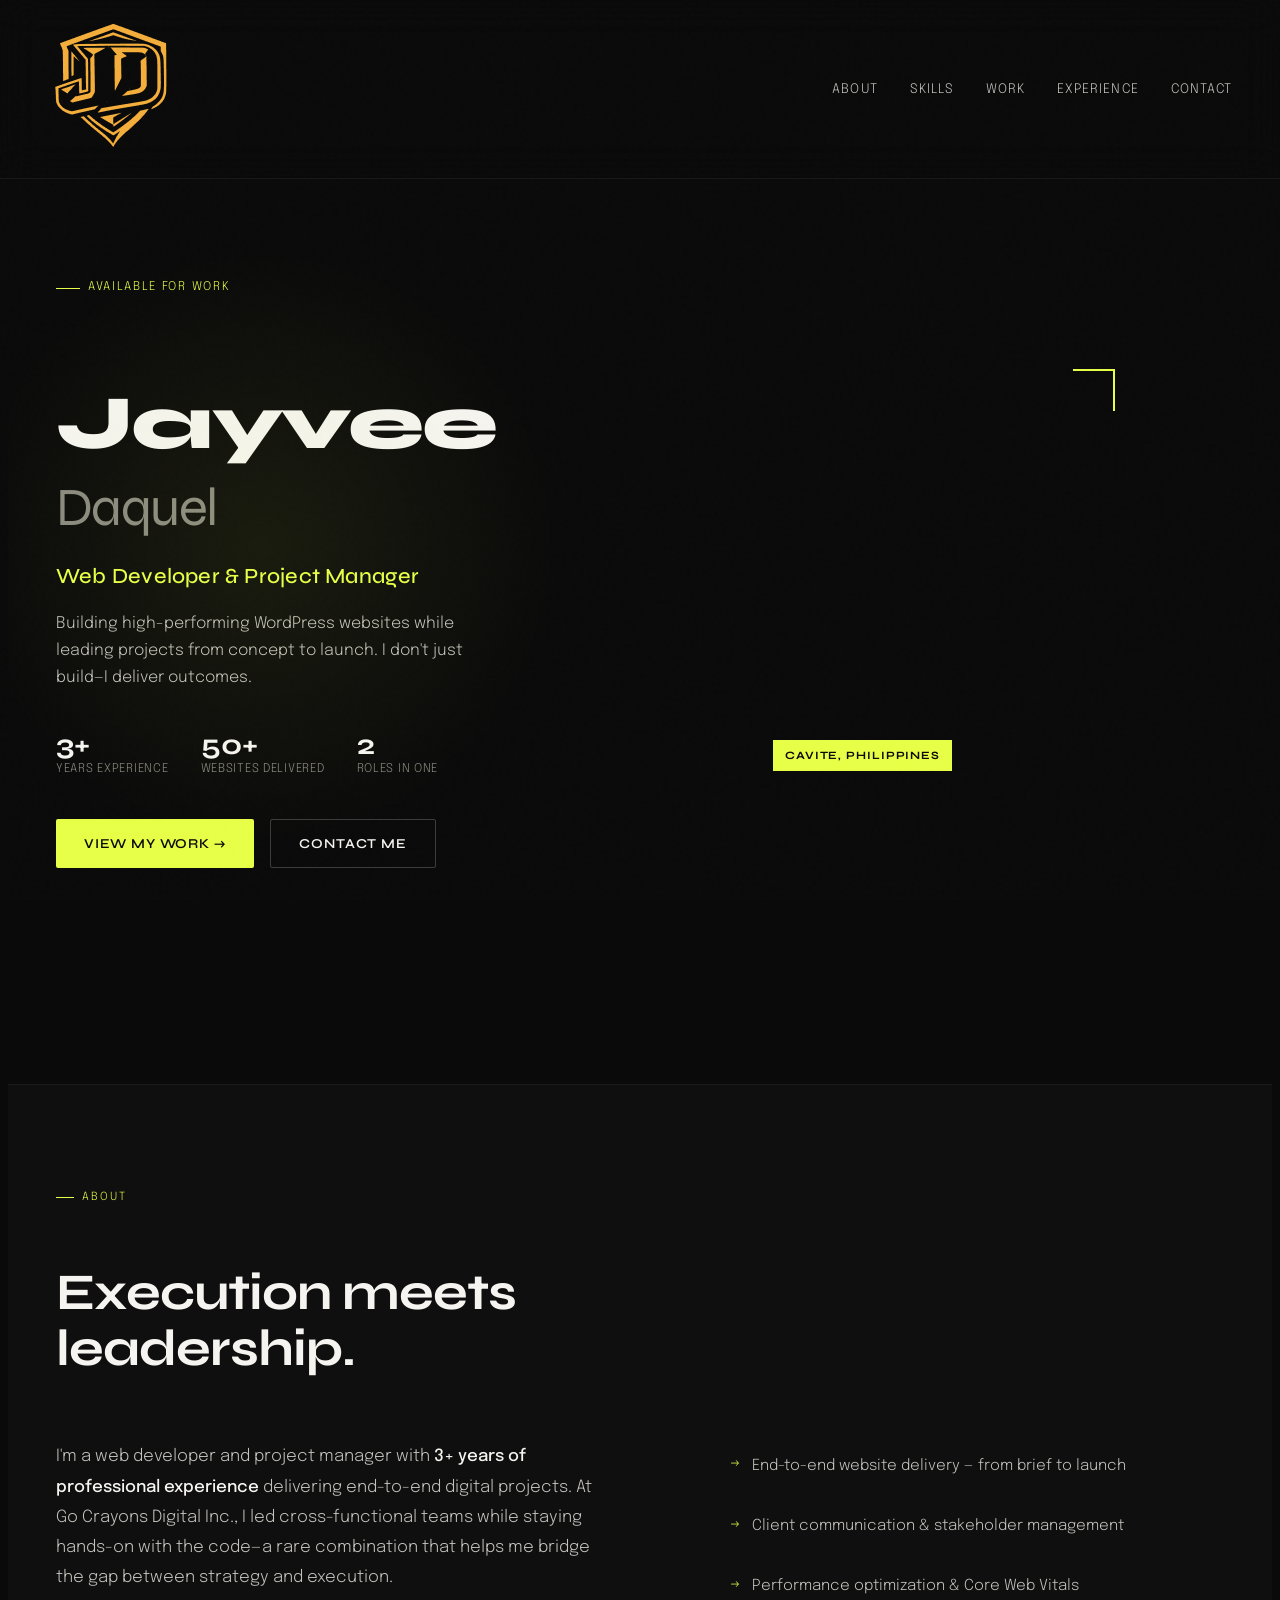
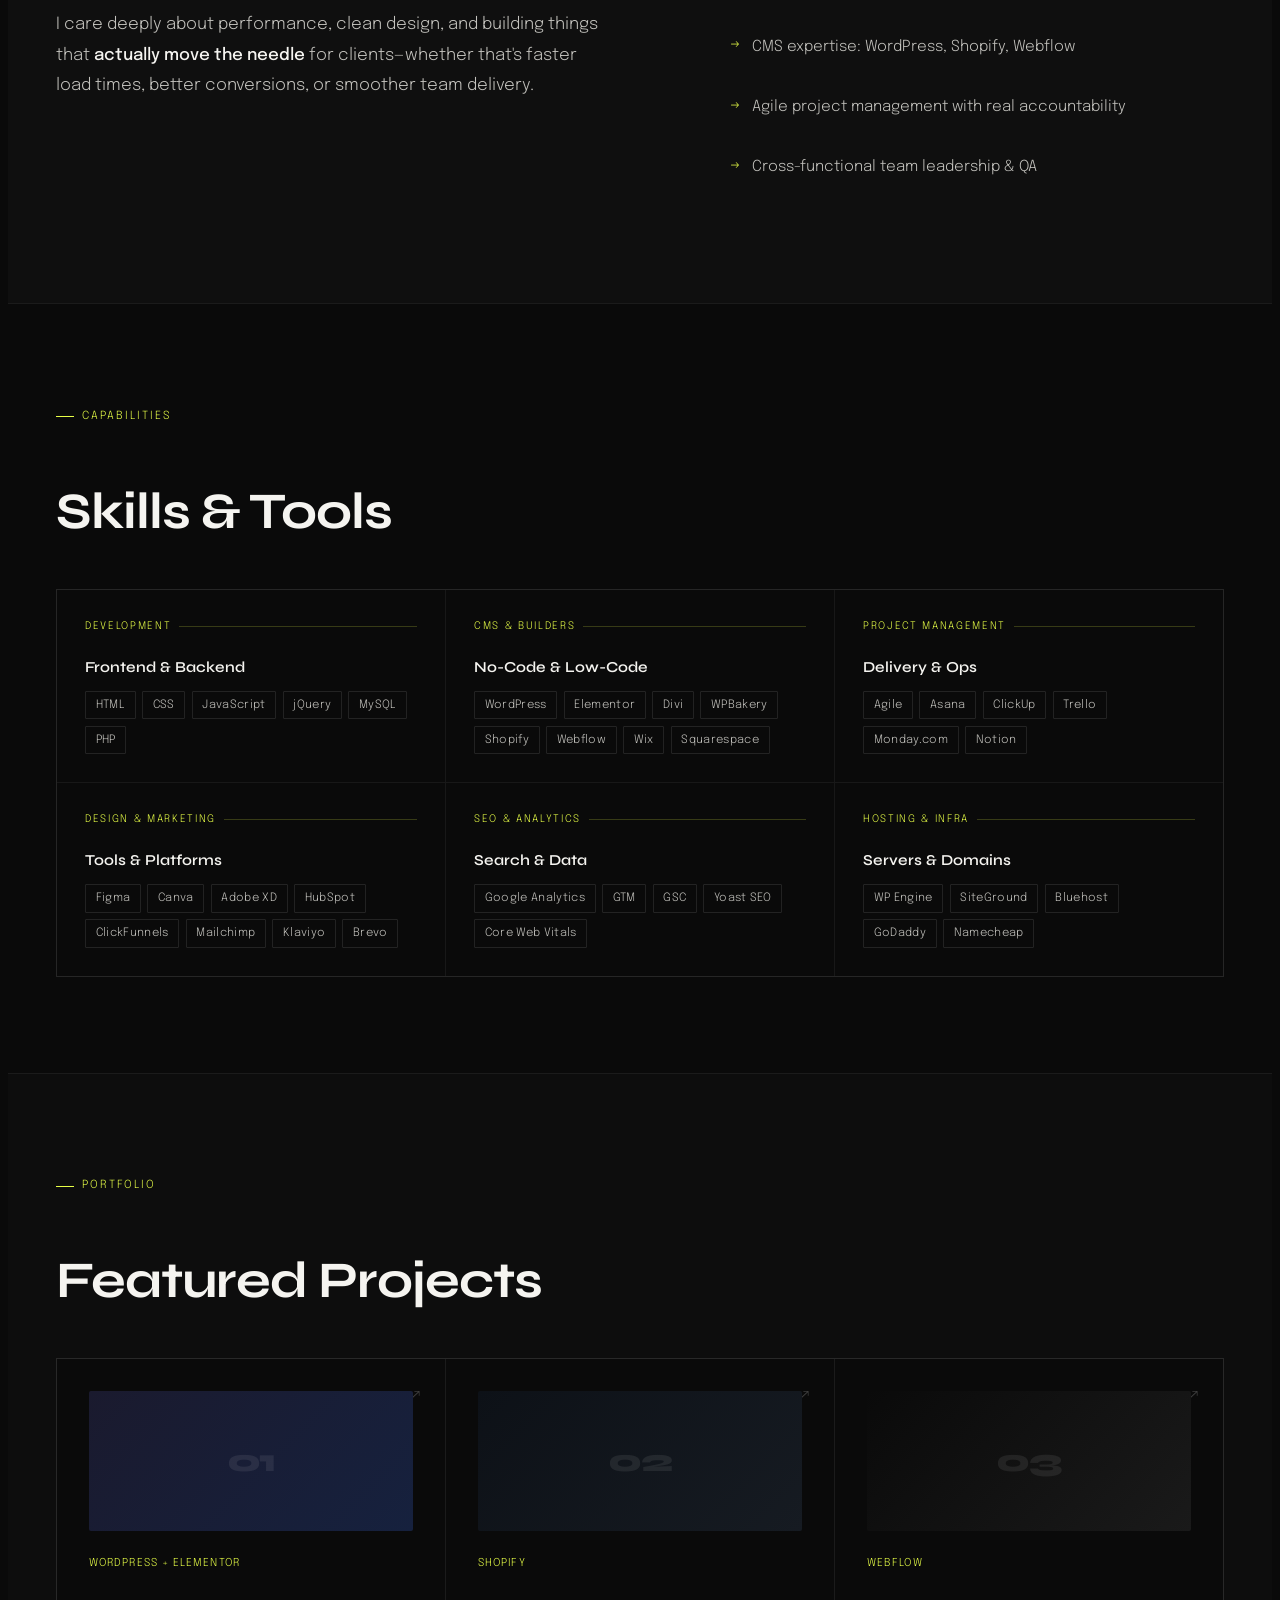
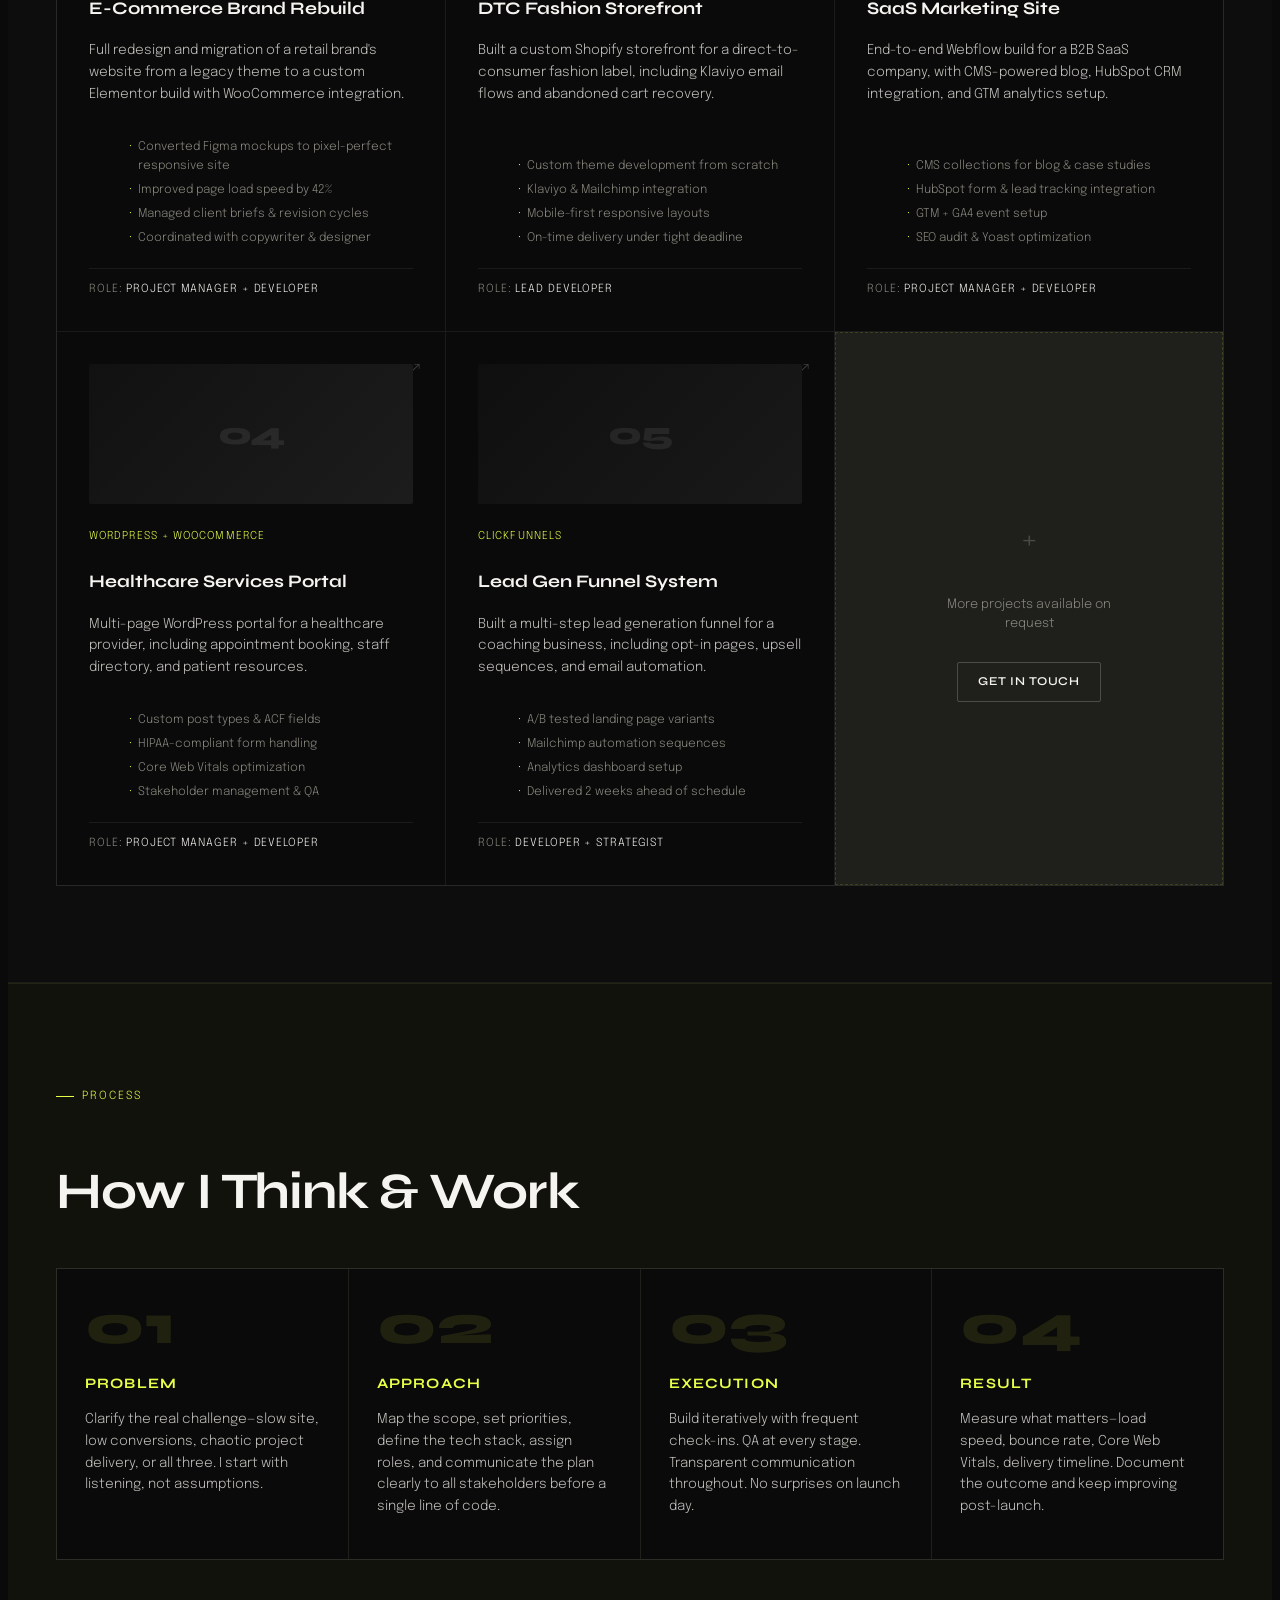
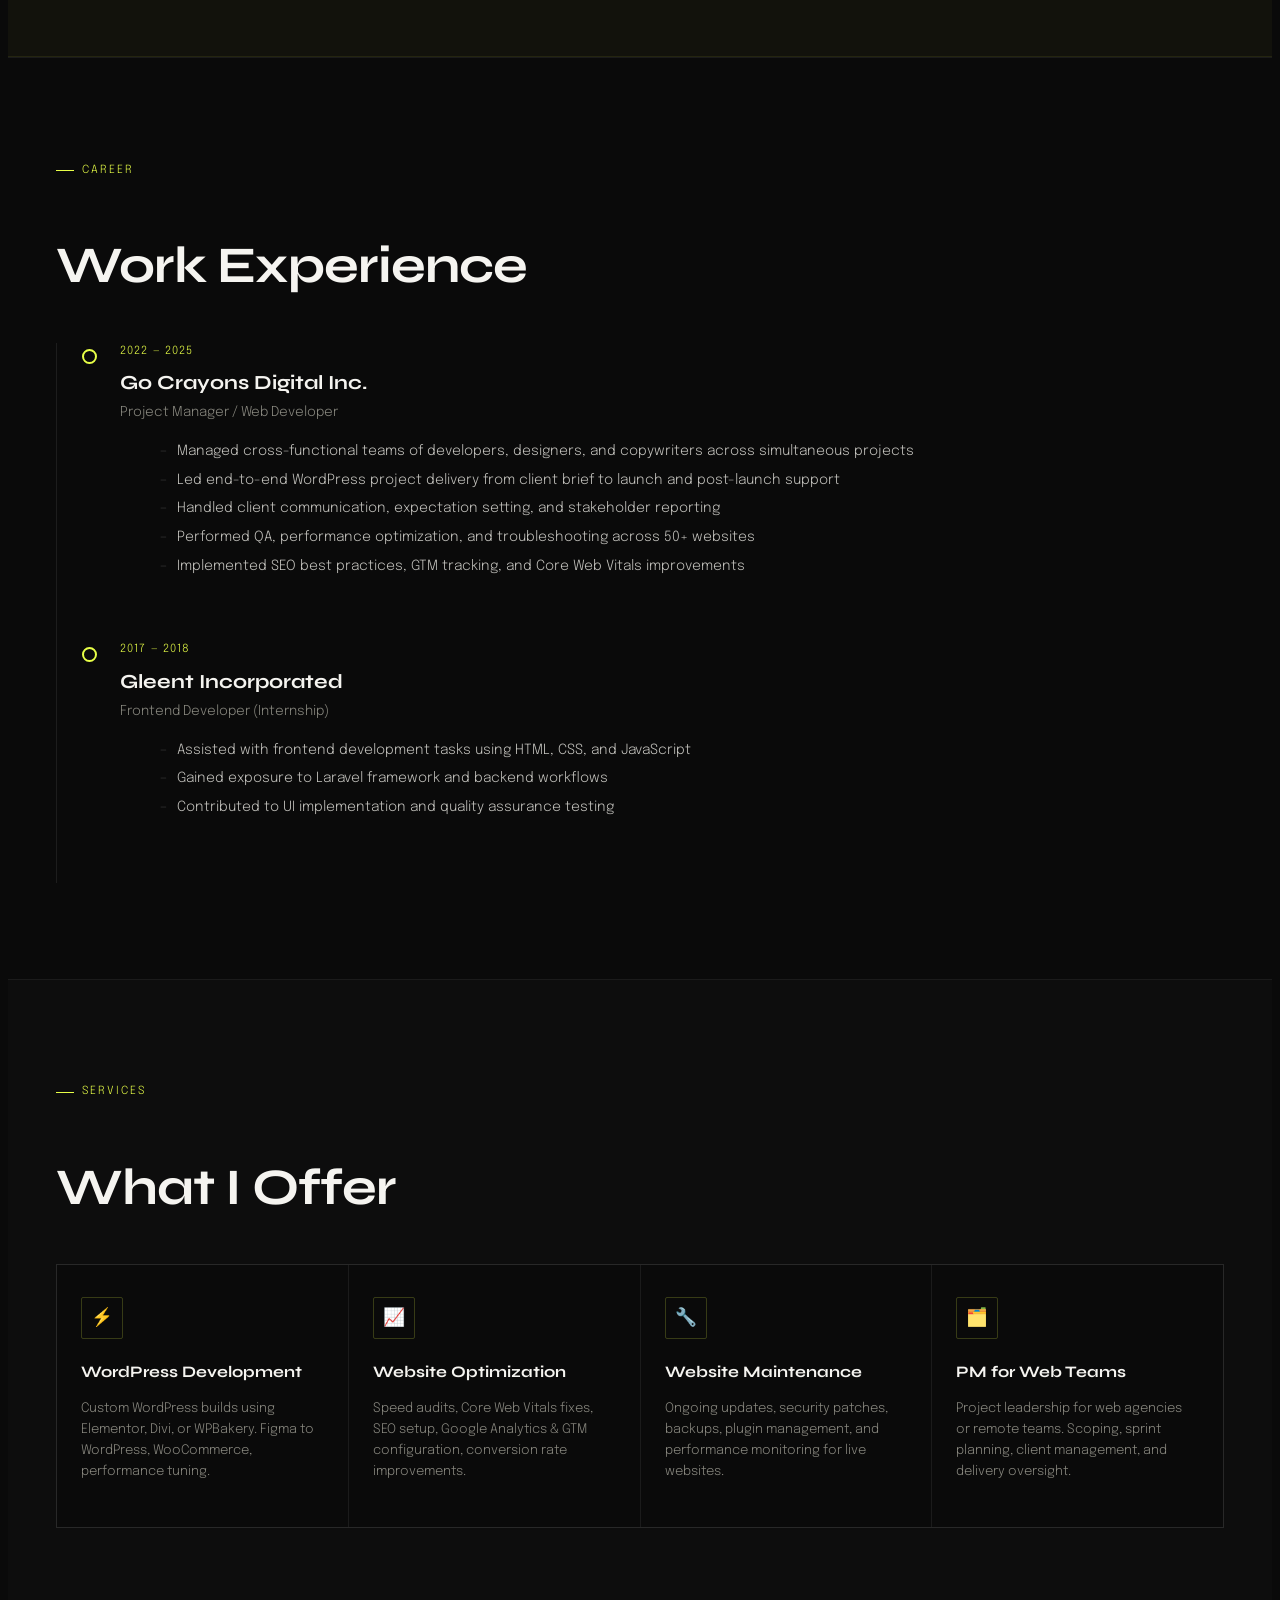
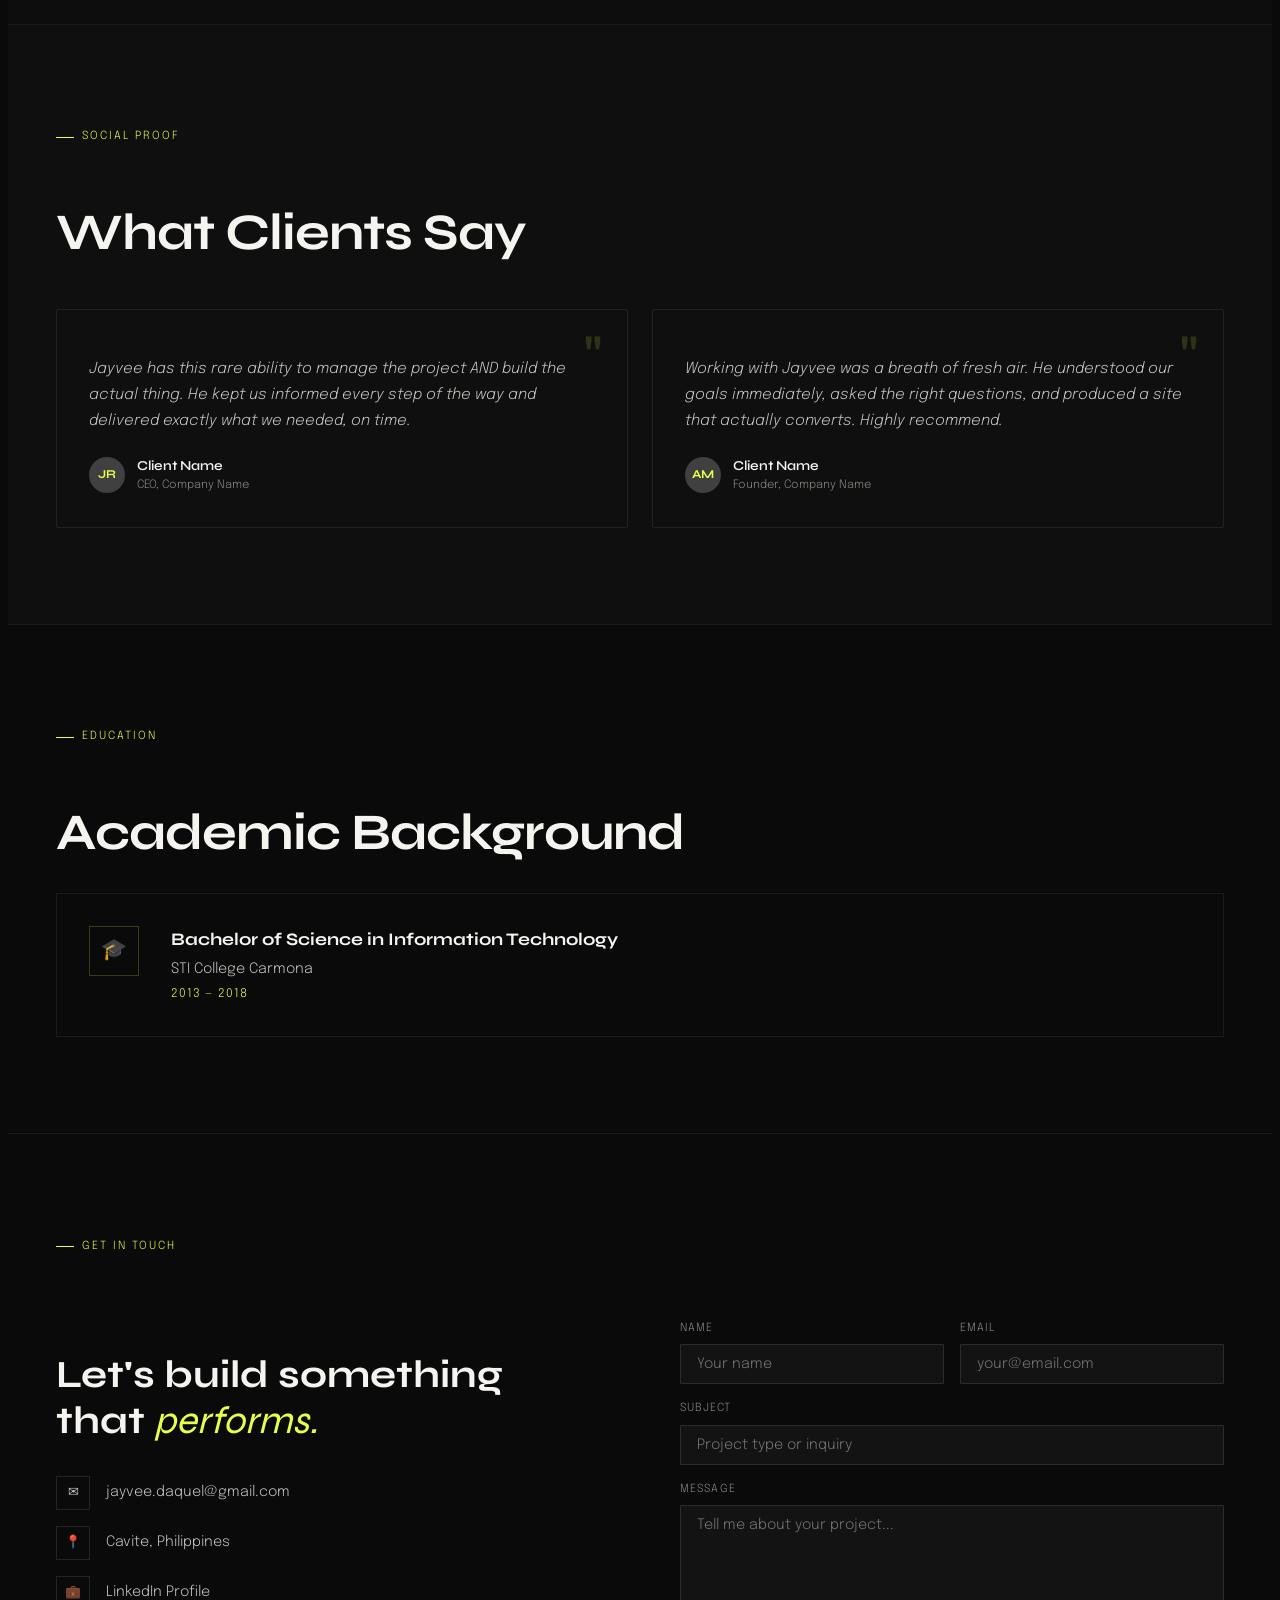
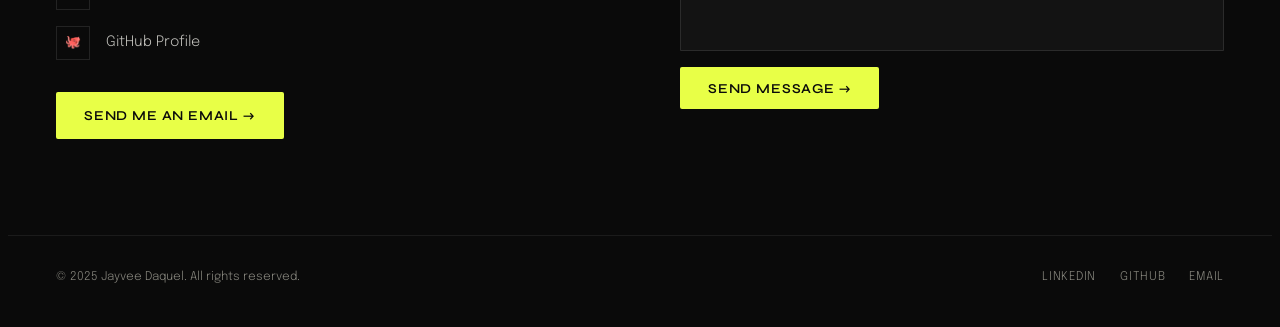
<file: index.html>
<!DOCTYPE html>
<html lang="en">
<head>
<meta charset="UTF-8">
<meta name="viewport" content="width=device-width, initial-scale=1.0">
<title>Jayvee Daquel — Web Developer & Project Manager</title>
<link rel="preconnect" href="https://fonts.googleapis.com">
<link rel="preconnect" href="https://fonts.gstatic.com" crossorigin>
<link href="https://fonts.googleapis.com/css2?family=Syne:wght@400;500;600;700;800&family=Epilogue:ital,wght@0,300;0,400;0,500;1,300&display=swap" rel="stylesheet">
<link rel="stylesheet" href="style.css">
</head>
<body>

<!-- NAV -->
<nav>
  <a href="#hero" class="nav-logo">
    <img src="uploads/logo-j.png">
  </a>
  <ul class="nav-links">
    <li><a href="#about">About</a></li>
    <li><a href="#skills">Skills</a></li>
    <li><a href="#projects">Work</a></li>
    <li><a href="#experience">Experience</a></li>
    <li><a href="#contact">Contact</a></li>
  </ul>
</nav>

<!-- HERO -->
<section id="hero">
  <div class="hero-left">
    <div class="hero-label">Available for work</div>
    <h1 class="hero-name">
      Jayvee<br>
      <span class="line2">Daquel</span>
    </h1>
    <p class="hero-headline">Web Developer &amp; Project Manager</p>
    <p class="hero-sub">Building high-performing WordPress websites while leading projects from concept to launch. I don't just build—I deliver outcomes.</p>
    <div class="hero-proof">
      <div class="proof-item">
        <div class="proof-num">3+</div>
        <div class="proof-label">Years Experience</div>
      </div>
      <div class="proof-item">
        <div class="proof-num">50+</div>
        <div class="proof-label">Websites Delivered</div>
      </div>
      <div class="proof-item">
        <div class="proof-num">2</div>
        <div class="proof-label">Roles in One</div>
      </div>
    </div>
    <div class="hero-ctas">
      <a href="#projects" class="btn btn-primary">View My Work →</a>
      <a href="#contact" class="btn btn-ghost">Contact Me</a>
    </div>
  </div>

  <div class="hero-visual">
    <div class="avatar-wrap">
      <div class="avatar-bg"></div>
        <img src="uploads/hero.jpg">
      <div class="avatar-tag">Cavite, Philippines</div>
      <div class="avatar-corner"></div>
    </div>
  </div>
</section>

<hr class="divider">

<!-- ABOUT -->
<section id="about">
  <div class="section-label">About</div>
  <h2 class="section-title">Execution meets<br>leadership.</h2>
  <div class="about-grid">
    <div class="about-text fade-up">
      <p>I'm a web developer and project manager with <strong>3+ years of professional experience</strong> delivering end-to-end digital projects. At Go Crayons Digital Inc., I led cross-functional teams while staying hands-on with the code—a rare combination that helps me bridge the gap between strategy and execution.</p>
      <p>I care deeply about performance, clean design, and building things that <strong>actually move the needle</strong> for clients—whether that's faster load times, better conversions, or smoother team delivery.</p>
    </div>
    <ul class="about-bullets fade-up">
      <li>End-to-end website delivery — from brief to launch</li>
      <li>Client communication & stakeholder management</li>
      <li>Performance optimization & Core Web Vitals</li>
      <li>CMS expertise: WordPress, Shopify, Webflow</li>
      <li>Agile project management with real accountability</li>
      <li>Cross-functional team leadership & QA</li>
    </ul>
  </div>
</section>

<hr class="divider">

<!-- SKILLS -->
<section id="skills">
  <div class="section-label">Capabilities</div>
  <h2 class="section-title">Skills &amp; Tools</h2>
  <div class="skills-grid">
    <div class="skill-card fade-up">
      <div class="skill-card-label">Development</div>
      <h4>Frontend &amp; Backend</h4>
      <div class="skill-tags">
        <span class="skill-tag">HTML</span>
        <span class="skill-tag">CSS</span>
        <span class="skill-tag">JavaScript</span>
        <span class="skill-tag">jQuery</span>
        <span class="skill-tag">MySQL</span>
        <span class="skill-tag">PHP</span>
      </div>
    </div>
    <div class="skill-card fade-up">
      <div class="skill-card-label">CMS &amp; Builders</div>
      <h4>No-Code &amp; Low-Code</h4>
      <div class="skill-tags">
        <span class="skill-tag">WordPress</span>
        <span class="skill-tag">Elementor</span>
        <span class="skill-tag">Divi</span>
        <span class="skill-tag">WPBakery</span>
        <span class="skill-tag">Shopify</span>
        <span class="skill-tag">Webflow</span>
        <span class="skill-tag">Wix</span>
        <span class="skill-tag">Squarespace</span>
      </div>
    </div>
    <div class="skill-card fade-up">
      <div class="skill-card-label">Project Management</div>
      <h4>Delivery &amp; Ops</h4>
      <div class="skill-tags">
        <span class="skill-tag">Agile</span>
        <span class="skill-tag">Asana</span>
        <span class="skill-tag">ClickUp</span>
        <span class="skill-tag">Trello</span>
        <span class="skill-tag">Monday.com</span>
        <span class="skill-tag">Notion</span>
      </div>
    </div>
    <div class="skill-card fade-up">
      <div class="skill-card-label">Design &amp; Marketing</div>
      <h4>Tools &amp; Platforms</h4>
      <div class="skill-tags">
        <span class="skill-tag">Figma</span>
        <span class="skill-tag">Canva</span>
        <span class="skill-tag">Adobe XD</span>
        <span class="skill-tag">HubSpot</span>
        <span class="skill-tag">ClickFunnels</span>
        <span class="skill-tag">Mailchimp</span>
        <span class="skill-tag">Klaviyo</span>
        <span class="skill-tag">Brevo</span>
      </div>
    </div>
    <div class="skill-card fade-up">
      <div class="skill-card-label">SEO &amp; Analytics</div>
      <h4>Search &amp; Data</h4>
      <div class="skill-tags">
        <span class="skill-tag">Google Analytics</span>
        <span class="skill-tag">GTM</span>
        <span class="skill-tag">GSC</span>
        <span class="skill-tag">Yoast SEO</span>
        <span class="skill-tag">Core Web Vitals</span>
      </div>
    </div>
    <div class="skill-card fade-up">
      <div class="skill-card-label">Hosting &amp; Infra</div>
      <h4>Servers &amp; Domains</h4>
      <div class="skill-tags">
        <span class="skill-tag">WP Engine</span>
        <span class="skill-tag">SiteGround</span>
        <span class="skill-tag">Bluehost</span>
        <span class="skill-tag">GoDaddy</span>
        <span class="skill-tag">Namecheap</span>
      </div>
    </div>
  </div>
</section>

<hr class="divider">

<!-- PROJECTS -->
<section id="projects">
  <div class="section-label">Portfolio</div>
  <h2 class="section-title">Featured Projects</h2>
  <div class="projects-grid">

    <div class="project-card fade-up">
      <div class="project-arrow">↗</div>
      <div class="project-thumb" style="background: linear-gradient(135deg, #1a1a2e 0%, #16213e 100%);">
        <div class="project-thumb-inner">01</div>
      </div>
      <div class="project-platform">WordPress + Elementor</div>
      <h3>E-Commerce Brand Rebuild</h3>
      <p class="project-desc">Full redesign and migration of a retail brand's website from a legacy theme to a custom Elementor build with WooCommerce integration.</p>
      <ul class="project-highlights">
        <li>Converted Figma mockups to pixel-perfect responsive site</li>
        <li>Improved page load speed by 42%</li>
        <li>Managed client briefs & revision cycles</li>
        <li>Coordinated with copywriter & designer</li>
      </ul>
      <div class="project-role">Role: <span>Project Manager + Developer</span></div>
    </div>

    <div class="project-card fade-up">
      <div class="project-arrow">↗</div>
      <div class="project-thumb" style="background: linear-gradient(135deg, #0d1117 0%, #161b22 100%);">
        <div class="project-thumb-inner">02</div>
      </div>
      <div class="project-platform">Shopify</div>
      <h3>DTC Fashion Storefront</h3>
      <p class="project-desc">Built a custom Shopify storefront for a direct-to-consumer fashion label, including Klaviyo email flows and abandoned cart recovery.</p>
      <ul class="project-highlights">
        <li>Custom theme development from scratch</li>
        <li>Klaviyo & Mailchimp integration</li>
        <li>Mobile-first responsive layouts</li>
        <li>On-time delivery under tight deadline</li>
      </ul>
      <div class="project-role">Role: <span>Lead Developer</span></div>
    </div>

    <div class="project-card fade-up">
      <div class="project-arrow">↗</div>
      <div class="project-thumb" style="background: linear-gradient(135deg, #0a0a0a 0%, #1a1a1a 100%);">
        <div class="project-thumb-inner">03</div>
      </div>
      <div class="project-platform">Webflow</div>
      <h3>SaaS Marketing Site</h3>
      <p class="project-desc">End-to-end Webflow build for a B2B SaaS company, with CMS-powered blog, HubSpot CRM integration, and GTM analytics setup.</p>
      <ul class="project-highlights">
        <li>CMS collections for blog & case studies</li>
        <li>HubSpot form & lead tracking integration</li>
        <li>GTM + GA4 event setup</li>
        <li>SEO audit & Yoast optimization</li>
      </ul>
      <div class="project-role">Role: <span>Project Manager + Developer</span></div>
    </div>

    <div class="project-card fade-up">
      <div class="project-arrow">↗</div>
      <div class="project-thumb" style="background: linear-gradient(135deg, #111 0%, #1c1c1c 100%);">
        <div class="project-thumb-inner">04</div>
      </div>
      <div class="project-platform">WordPress + WooCommerce</div>
      <h3>Healthcare Services Portal</h3>
      <p class="project-desc">Multi-page WordPress portal for a healthcare provider, including appointment booking, staff directory, and patient resources.</p>
      <ul class="project-highlights">
        <li>Custom post types & ACF fields</li>
        <li>HIPAA-compliant form handling</li>
        <li>Core Web Vitals optimization</li>
        <li>Stakeholder management & QA</li>
      </ul>
      <div class="project-role">Role: <span>Project Manager + Developer</span></div>
    </div>

    <div class="project-card fade-up">
      <div class="project-arrow">↗</div>
      <div class="project-thumb" style="background: linear-gradient(135deg, #0f0f0f 0%, #191919 100%);">
        <div class="project-thumb-inner">05</div>
      </div>
      <div class="project-platform">ClickFunnels</div>
      <h3>Lead Gen Funnel System</h3>
      <p class="project-desc">Built a multi-step lead generation funnel for a coaching business, including opt-in pages, upsell sequences, and email automation.</p>
      <ul class="project-highlights">
        <li>A/B tested landing page variants</li>
        <li>Mailchimp automation sequences</li>
        <li>Analytics dashboard setup</li>
        <li>Delivered 2 weeks ahead of schedule</li>
      </ul>
      <div class="project-role">Role: <span>Developer + Strategist</span></div>
    </div>

    <div class="project-card fade-up" style="background: rgba(232,255,71,0.02); border: 1px dashed rgba(232,255,71,0.15); justify-content: center; align-items: center; text-align: center; min-height: 320px;">
      <div style="display:flex;flex-direction:column;align-items:center;gap:1rem;">
        <div style="font-size:2rem;opacity:0.2;">+</div>
        <p style="font-size:0.8rem;color:var(--gray-500);max-width:180px;line-height:1.5;">More projects available on request</p>
        <a href="#contact" class="btn btn-ghost" style="font-size:0.75rem;padding:0.6rem 1.25rem;">Get in Touch</a>
      </div>
    </div>

  </div>
</section>

<hr class="divider">

<!-- CASE STUDY -->
<section id="casestudy">
  <div class="section-label">Process</div>
  <h2 class="section-title">How I Think &amp; Work</h2>
  <div class="case-grid">
    <div class="case-step fade-up">
      <div class="case-num">01</div>
      <h4>Problem</h4>
      <p>Clarify the real challenge—slow site, low conversions, chaotic project delivery, or all three. I start with listening, not assumptions.</p>
    </div>
    <div class="case-step fade-up">
      <div class="case-num">02</div>
      <h4>Approach</h4>
      <p>Map the scope, set priorities, define the tech stack, assign roles, and communicate the plan clearly to all stakeholders before a single line of code.</p>
    </div>
    <div class="case-step fade-up">
      <div class="case-num">03</div>
      <h4>Execution</h4>
      <p>Build iteratively with frequent check-ins. QA at every stage. Transparent communication throughout. No surprises on launch day.</p>
    </div>
    <div class="case-step fade-up">
      <div class="case-num">04</div>
      <h4>Result</h4>
      <p>Measure what matters—load speed, bounce rate, Core Web Vitals, delivery timeline. Document the outcome and keep improving post-launch.</p>
    </div>
  </div>
</section>

<hr class="divider">

<!-- EXPERIENCE -->
<section id="experience">
  <div class="section-label">Career</div>
  <h2 class="section-title">Work Experience</h2>
  <div class="timeline">

    <div class="timeline-item fade-up">
      <div class="timeline-date">2022 — 2025</div>
      <div class="timeline-company">Go Crayons Digital Inc.</div>
      <div class="timeline-role">Project Manager / Web Developer</div>
      <ul class="timeline-list">
        <li>Managed cross-functional teams of developers, designers, and copywriters across simultaneous projects</li>
        <li>Led end-to-end WordPress project delivery from client brief to launch and post-launch support</li>
        <li>Handled client communication, expectation setting, and stakeholder reporting</li>
        <li>Performed QA, performance optimization, and troubleshooting across 50+ websites</li>
        <li>Implemented SEO best practices, GTM tracking, and Core Web Vitals improvements</li>
      </ul>
    </div>

    <div class="timeline-item fade-up">
      <div class="timeline-date">2017 — 2018</div>
      <div class="timeline-company">Gleent Incorporated</div>
      <div class="timeline-role">Frontend Developer (Internship)</div>
      <ul class="timeline-list">
        <li>Assisted with frontend development tasks using HTML, CSS, and JavaScript</li>
        <li>Gained exposure to Laravel framework and backend workflows</li>
        <li>Contributed to UI implementation and quality assurance testing</li>
      </ul>
    </div>

  </div>
</section>

<hr class="divider">

<!-- SERVICES -->
<section id="services">
  <div class="section-label">Services</div>
  <h2 class="section-title">What I Offer</h2>
  <div class="services-grid">
    <div class="service-card fade-up">
      <div class="service-icon">⚡</div>
      <h3>WordPress Development</h3>
      <p>Custom WordPress builds using Elementor, Divi, or WPBakery. Figma to WordPress, WooCommerce, performance tuning.</p>
    </div>
    <div class="service-card fade-up">
      <div class="service-icon">📈</div>
      <h3>Website Optimization</h3>
      <p>Speed audits, Core Web Vitals fixes, SEO setup, Google Analytics & GTM configuration, conversion rate improvements.</p>
    </div>
    <div class="service-card fade-up">
      <div class="service-icon">🔧</div>
      <h3>Website Maintenance</h3>
      <p>Ongoing updates, security patches, backups, plugin management, and performance monitoring for live websites.</p>
    </div>
    <div class="service-card fade-up">
      <div class="service-icon">🗂️</div>
      <h3>PM for Web Teams</h3>
      <p>Project leadership for web agencies or remote teams. Scoping, sprint planning, client management, and delivery oversight.</p>
    </div>
  </div>
</section>

<hr class="divider">

<!-- TESTIMONIALS -->
<section id="testimonials">
  <div class="section-label">Social Proof</div>
  <h2 class="section-title">What Clients Say</h2>
  <div class="testi-grid">
    <div class="testi-card fade-up">
      <p class="testi-text">Jayvee has this rare ability to manage the project AND build the actual thing. He kept us informed every step of the way and delivered exactly what we needed, on time.</p>
      <div class="testi-author">
        <div class="testi-avatar">JR</div>
        <div>
          <div class="testi-name">Client Name</div>
          <div class="testi-pos">CEO, Company Name</div>
        </div>
      </div>
    </div>
    <div class="testi-card fade-up">
      <p class="testi-text">Working with Jayvee was a breath of fresh air. He understood our goals immediately, asked the right questions, and produced a site that actually converts. Highly recommend.</p>
      <div class="testi-author">
        <div class="testi-avatar">AM</div>
        <div>
          <div class="testi-name">Client Name</div>
          <div class="testi-pos">Founder, Company Name</div>
        </div>
      </div>
    </div>
  </div>
</section>

<hr class="divider">

<!-- EDUCATION -->
<section id="education">
  <div class="section-label">Education</div>
  <h2 class="section-title">Academic Background</h2>
  <div class="edu-card fade-up">
    <div class="edu-icon">🎓</div>
    <div>
      <div class="edu-degree">Bachelor of Science in Information Technology</div>
      <div class="edu-school">STI College Carmona</div>
      <div class="edu-year">2013 — 2018</div>
    </div>
  </div>
</section>

<hr class="divider">

<!-- CONTACT -->
<section id="contact">
  <div class="section-label">Get in Touch</div>
  <div class="contact-wrap">
    <div>
      <h2 class="contact-tagline">Let's build something<br>that <em>performs.</em></h2>
      <div class="contact-info">
        <div class="contact-row">
          <div class="contact-row-icon">✉</div>
          <a href="mailto:jayvee.daquel@gmail.com">jayvee.daquel@gmail.com</a>
        </div>
        <div class="contact-row">
          <div class="contact-row-icon">📍</div>
          <span>Cavite, Philippines</span>
        </div>
        <div class="contact-row">
          <div class="contact-row-icon">💼</div>
          <a href="#" target="_blank">LinkedIn Profile</a>
        </div>
        <div class="contact-row">
          <div class="contact-row-icon">🐙</div>
          <a href="#" target="_blank">GitHub Profile</a>
        </div>
      </div>
      <a href="mailto:jayvee.daquel@gmail.com" class="btn btn-primary">Send Me an Email →</a>
    </div>
    <div class="contact-form">
      <div class="form-row">
        <div class="form-field">
          <label>Name</label>
          <input type="text" placeholder="Your name">
        </div>
        <div class="form-field">
          <label>Email</label>
          <input type="email" placeholder="your@email.com">
        </div>
      </div>
      <div class="form-field">
        <label>Subject</label>
        <input type="text" placeholder="Project type or inquiry">
      </div>
      <div class="form-field">
        <label>Message</label>
        <textarea placeholder="Tell me about your project..."></textarea>
      </div>
      <button class="btn btn-primary" style="align-self:flex-start;" onclick="alert('Form submitted! (Connect to backend to enable)')">Send Message →</button>
    </div>
  </div>
</section>

<!-- FOOTER -->
<footer>
  <div class="footer-copy">© 2025 Jayvee Daquel. All rights reserved.</div>
  <div class="footer-links">
    <a href="https://linkedin.com" target="_blank">LinkedIn</a>
    <a href="https://github.com" target="_blank">GitHub</a>
    <a href="mailto:jayvee.daquel@gmail.com">Email</a>
  </div>
</footer>

<script>
  // Intersection observer for fade-up animations
  const observer = new IntersectionObserver((entries) => {
    entries.forEach((entry, i) => {
      if (entry.isIntersecting) {
        const delay = Array.from(entry.target.parentElement?.children || []).indexOf(entry.target) * 80;
        setTimeout(() => entry.target.classList.add('visible'), delay);
        observer.unobserve(entry.target);
      }
    });
  }, { threshold: 0.1 });

  document.querySelectorAll('.fade-up').forEach(el => observer.observe(el));

  // Nav active link
  const sections = document.querySelectorAll('section[id]');
  const navLinks = document.querySelectorAll('.nav-links a');
  window.addEventListener('scroll', () => {
    let current = '';
    sections.forEach(s => {
      if (window.scrollY >= s.offsetTop - 120) current = s.id;
    });
    navLinks.forEach(a => {
      a.style.color = a.getAttribute('href') === '#' + current ? 'var(--white)' : '';
    });
  });
</script>
</body>
</html>
</file>
<file: style.css>
<style>
  *, *::before, *::after { box-sizing: border-box; margin: 0; padding: 0; }

  :root {
    --black: #0a0a0a;
    --white: #f5f4f0;
    --gray-100: #e8e7e3;
    --gray-300: #c4c3be;
    --gray-500: #8a8980;
    --gray-700: #404040;
    --accent: #e8ff47;
    --accent-dim: rgba(232,255,71,0.12);
    --font-display: 'Syne', sans-serif;
    --font-body: 'Epilogue', sans-serif;
  }

  html { scroll-behavior: smooth; }

  body {
    background: var(--black);
    color: var(--white);
    font-family: var(--font-body);
    font-weight: 300;
    line-height: 1.6;
    overflow-x: hidden;
  }

  /* NOISE TEXTURE */
  body::before {
    content: '';
    position: fixed;
    inset: 0;
    background-image: url("data:image/svg+xml,%3Csvg viewBox='0 0 256 256' xmlns='http://www.w3.org/2000/svg'%3E%3Cfilter id='noise'%3E%3CfeTurbulence type='fractalNoise' baseFrequency='0.9' numOctaves='4' stitchTiles='stitch'/%3E%3C/filter%3E%3Crect width='100%25' height='100%25' filter='url(%23noise)' opacity='0.04'/%3E%3C/svg%3E");
    pointer-events: none;
    z-index: 1000;
    opacity: 0.4;
  }

  /* ── NAV ── */
  nav {
    position: fixed;
    top: 0; left: 0; right: 0;
    z-index: 100;
    display: flex;
    align-items: center;
    justify-content: space-between;
    padding: 1.25rem 3rem;
    border-bottom: 1px solid rgba(255,255,255,0.06);
    backdrop-filter: blur(20px);
    background: rgba(10,10,10,0.7);
  }
  .nav-logo {
    font-family: var(--font-display);
    font-weight: 700;
    font-size: 1rem;
    letter-spacing: 0.04em;
    color: var(--white);
    text-decoration: none;
  }
  .nav-logo span { color: var(--accent); }
  .nav-links { display: flex; gap: 2rem; list-style: none; }
  .nav-links a {
    font-size: 0.82rem;
    letter-spacing: 0.08em;
    text-transform: uppercase;
    color: var(--gray-300);
    text-decoration: none;
    transition: color 0.2s;
  }
  .nav-links a:hover { color: var(--white); }

  /* ── HERO ── */
  #hero {
    min-height: 100vh;
    display: grid;
    grid-template-columns: 1fr 1fr;
    align-items: center;
    padding: 7rem 3rem 4rem;
    gap: 3rem;
    position: relative;
    overflow: hidden;
  }
  #hero::before {
    content: '';
    position: absolute;
    width: 600px; height: 600px;
    background: radial-gradient(circle, rgba(232,255,71,0.07) 0%, transparent 70%);
    top: 50%; left: 20%;
    transform: translate(-50%, -50%);
    pointer-events: none;
  }

  .hero-label {
    display: inline-flex;
    align-items: center;
    gap: 0.5rem;
    font-size: 0.75rem;
    letter-spacing: 0.14em;
    text-transform: uppercase;
    color: var(--accent);
    margin-bottom: 1.5rem;
  }
  .hero-label::before {
    content: '';
    display: block;
    width: 24px; height: 1px;
    background: var(--accent);
  }

  .hero-name {
    font-family: var(--font-display);
    font-size: clamp(3rem, 6vw, 5.5rem);
    font-weight: 800;
    line-height: 1.0;
    letter-spacing: -0.02em;
    margin-bottom: 0.5rem;
  }
  .hero-name .line2 { color: var(--gray-500); font-weight: 400; font-size: 0.7em; }

  .hero-headline {
    font-family: var(--font-display);
    font-size: clamp(1rem, 2vw, 1.35rem);
    font-weight: 500;
    color: var(--accent);
    margin: 1.25rem 0 0.75rem;
    letter-spacing: 0.01em;
  }

  .hero-sub {
    font-size: 1rem;
    color: var(--gray-300);
    max-width: 440px;
    line-height: 1.7;
    margin-bottom: 2.5rem;
  }

  .hero-proof {
    display: flex;
    gap: 2rem;
    margin-bottom: 2.5rem;
  }
  .proof-item { text-align: left; }
  .proof-num {
    font-family: var(--font-display);
    font-size: 1.8rem;
    font-weight: 700;
    color: var(--white);
    line-height: 1;
  }
  .proof-label {
    font-size: 0.75rem;
    color: var(--gray-500);
    letter-spacing: 0.06em;
    text-transform: uppercase;
  }

  .hero-ctas { display: flex; gap: 1rem; }
  .btn {
    display: inline-flex;
    align-items: center;
    gap: 0.5rem;
    padding: 0.8rem 1.75rem;
    border-radius: 2px;
    font-family: var(--font-display);
    font-size: 0.85rem;
    font-weight: 600;
    letter-spacing: 0.06em;
    text-transform: uppercase;
    text-decoration: none;
    cursor: pointer;
    transition: all 0.2s;
    border: none;
  }
  .btn-primary {
    background: var(--accent);
    color: var(--black);
  }
  .btn-primary:hover { background: #d4eb2e; transform: translateY(-1px); }
  .btn-ghost {
    background: transparent;
    color: var(--white);
    border: 1px solid rgba(255,255,255,0.2);
  }
  .btn-ghost:hover { border-color: var(--white); }

  /* HERO RIGHT - Illustration */
  .hero-visual {
    display: flex;
    justify-content: center;
    align-items: center;
    position: relative;
  }
  .avatar-wrap {
    position: relative;
    width: 340px;
    height: 400px;
  }
  .avatar-bg {
  height: 100vh;
  background-size: cover;
  background-position: center;
  background-repeat: no-repeat;
  }
  .avatar-placeholder {
    position: absolute;
    inset: 20px;
    border-radius: 3px;
    background: var(--gray-700);
    display: flex;
    flex-direction: column;
    align-items: center;
    justify-content: center;
    gap: 0.75rem;
    overflow: hidden;
  }
  .avatar-placeholder svg { opacity: 0.3; }
  .avatar-placeholder p { font-size: 0.75rem; color: var(--gray-500); letter-spacing: 0.06em; text-transform: uppercase; }
  .avatar-tag {
    position: absolute;
    bottom: -1px; left: -1px;
    background: var(--accent);
    color: var(--black);
    font-family: var(--font-display);
    font-size: 0.7rem;
    font-weight: 700;
    letter-spacing: 0.08em;
    text-transform: uppercase;
    padding: 0.4rem 0.75rem;
  }
  .avatar-corner {
    position: absolute;
    top: -1px; right: -1px;
    width: 40px; height: 40px;
    border-top: 2px solid var(--accent);
    border-right: 2px solid var(--accent);
  }

  /* ── SECTION SHARED ── */
  section { padding: 6rem 3rem; }
  .section-label {
    display: inline-flex;
    align-items: center;
    gap: 0.5rem;
    font-size: 0.7rem;
    letter-spacing: 0.18em;
    text-transform: uppercase;
    color: var(--accent);
    margin-bottom: 1rem;
  }
  .section-label::before {
    content: '';
    display: block;
    width: 18px; height: 1px;
    background: var(--accent);
  }
  .section-title {
    font-family: var(--font-display);
    font-size: clamp(2rem, 4vw, 3.25rem);
    font-weight: 700;
    line-height: 1.1;
    letter-spacing: -0.02em;
    margin-bottom: 1rem;
  }
  .divider {
    border: none;
    border-top: 1px solid rgba(255,255,255,0.07);
    margin: 0;
  }

  /* ── ABOUT ── */
  #about { background: rgba(255,255,255,0.02); }
  .about-grid {
    display: grid;
    grid-template-columns: 1fr 1fr;
    gap: 4rem;
    align-items: start;
    margin-top: 3rem;
  }
  .about-text p {
    font-size: 1.05rem;
    color: var(--gray-300);
    line-height: 1.8;
    margin-bottom: 1rem;
  }
  .about-text p strong { color: var(--white); font-weight: 500; }
  .about-bullets { list-style: none; display: flex; flex-direction: column; gap: 0.75rem; }
  .about-bullets li {
    display: flex;
    align-items: flex-start;
    gap: 0.75rem;
    font-size: 0.95rem;
    color: var(--gray-300);
    padding: 0.75rem 1rem;
    border-left: 2px solid transparent;
    transition: border-color 0.2s, background 0.2s;
  }
  .about-bullets li:hover {
    border-left-color: var(--accent);
    background: var(--accent-dim);
  }
  .about-bullets li::before {
    content: '→';
    color: var(--accent);
    flex-shrink: 0;
    font-size: 0.85rem;
    margin-top: 0.05em;
  }

  /* ── SKILLS ── */
  .skills-grid {
    display: grid;
    grid-template-columns: repeat(3, 1fr);
    gap: 1px;
    background: rgba(255,255,255,0.06);
    border: 1px solid rgba(255,255,255,0.06);
    margin-top: 3rem;
  }
  .skill-card {
    background: var(--black);
    padding: 1.75rem;
    transition: background 0.2s;
  }
  .skill-card:hover { background: rgba(232,255,71,0.04); }
  .skill-card-label {
    font-size: 0.65rem;
    letter-spacing: 0.16em;
    text-transform: uppercase;
    color: var(--accent);
    margin-bottom: 1rem;
    display: flex;
    align-items: center;
    gap: 0.5rem;
  }
  .skill-card-label::after {
    content: '';
    flex: 1;
    height: 1px;
    background: rgba(232,255,71,0.2);
  }
  .skill-card h4 {
    font-family: var(--font-display);
    font-size: 0.95rem;
    font-weight: 600;
    margin-bottom: 0.75rem;
    color: var(--white);
  }
  .skill-tags { display: flex; flex-wrap: wrap; gap: 0.4rem; }
  .skill-tag {
    font-size: 0.72rem;
    padding: 0.25rem 0.6rem;
    border: 1px solid rgba(255,255,255,0.1);
    border-radius: 1px;
    color: var(--gray-300);
    letter-spacing: 0.03em;
    transition: all 0.15s;
  }
  .skill-tag:hover { border-color: var(--accent); color: var(--accent); }

  /* ── PROJECTS ── */
  #projects { background: rgba(255,255,255,0.01); }
  .projects-grid {
    display: grid;
    grid-template-columns: repeat(3, 1fr);
    gap: 1px;
    background: rgba(255,255,255,0.06);
    margin-top: 3rem;
    border: 1px solid rgba(255,255,255,0.06);
  }
  .project-card {
    background: var(--black);
    padding: 2rem;
    display: flex;
    flex-direction: column;
    transition: background 0.2s;
    position: relative;
  }
  .project-card:hover { background: rgba(255,255,255,0.03); }
  .project-card:hover .project-arrow { transform: translate(3px, -3px); }
  .project-thumb {
    height: 140px;
    background: var(--gray-700);
    border-radius: 2px;
    margin-bottom: 1.5rem;
    display: flex;
    align-items: center;
    justify-content: center;
    overflow: hidden;
    position: relative;
  }
  .project-thumb-inner {
    width: 100%;
    height: 100%;
    display: flex;
    align-items: center;
    justify-content: center;
    font-family: var(--font-display);
    font-size: 2rem;
    font-weight: 800;
    color: rgba(255,255,255,0.08);
    letter-spacing: -0.04em;
  }
  .project-platform {
    font-size: 0.68rem;
    letter-spacing: 0.1em;
    text-transform: uppercase;
    color: var(--accent);
    margin-bottom: 0.5rem;
  }
  .project-card h3 {
    font-family: var(--font-display);
    font-size: 1.1rem;
    font-weight: 700;
    margin-bottom: 0.5rem;
    line-height: 1.2;
  }
  .project-desc {
    font-size: 0.85rem;
    color: var(--gray-300);
    line-height: 1.6;
    margin-bottom: 1rem;
    flex: 1;
  }
  .project-highlights { list-style: none; margin-bottom: 1.25rem; display: flex; flex-direction: column; gap: 0.3rem; }
  .project-highlights li {
    font-size: 0.75rem;
    color: var(--gray-500);
    display: flex;
    align-items: flex-start;
    gap: 0.4rem;
  }
  .project-highlights li::before { content: '·'; color: var(--accent); }
  .project-role {
    font-size: 0.7rem;
    letter-spacing: 0.08em;
    text-transform: uppercase;
    color: var(--gray-500);
    border-top: 1px solid rgba(255,255,255,0.07);
    padding-top: 0.75rem;
    margin-top: auto;
  }
  .project-role span { color: var(--white); }
  .project-arrow {
    position: absolute;
    top: 1.5rem; right: 1.5rem;
    color: var(--gray-700);
    font-size: 1rem;
    transition: transform 0.2s, color 0.2s;
  }
  .project-card:hover .project-arrow { color: var(--accent); }

  /* ── CASE STUDY ── */
  #casestudy { background: rgba(232,255,71,0.03); border-top: 1px solid rgba(232,255,71,0.08); border-bottom: 1px solid rgba(232,255,71,0.08); }
  .case-grid {
    display: grid;
    grid-template-columns: repeat(4, 1fr);
    gap: 1px;
    background: rgba(255,255,255,0.06);
    border: 1px solid rgba(255,255,255,0.06);
    margin-top: 3rem;
  }
  .case-step {
    background: var(--black);
    padding: 1.75rem;
    position: relative;
  }
  .case-step:hover { background: rgba(232,255,71,0.04); }
  .case-num {
    font-family: var(--font-display);
    font-size: 3.5rem;
    font-weight: 800;
    color: rgba(232,255,71,0.1);
    line-height: 1;
    margin-bottom: 0.5rem;
  }
  .case-step h4 {
    font-family: var(--font-display);
    font-size: 0.9rem;
    font-weight: 700;
    color: var(--accent);
    text-transform: uppercase;
    letter-spacing: 0.08em;
    margin-bottom: 0.75rem;
  }
  .case-step p { font-size: 0.85rem; color: var(--gray-300); line-height: 1.6; }

  /* ── EXPERIENCE ── */
  .timeline { margin-top: 3rem; position: relative; padding-left: 2rem; }
  .timeline::before {
    content: '';
    position: absolute;
    left: 0; top: 0; bottom: 0;
    width: 1px;
    background: rgba(255,255,255,0.08);
  }
  .timeline-item {
    position: relative;
    padding-bottom: 3rem;
    padding-left: 2rem;
  }
  .timeline-item::before {
    content: '';
    position: absolute;
    left: -6px; top: 6px;
    width: 11px; height: 11px;
    border: 2px solid var(--accent);
    background: var(--black);
    border-radius: 50%;
  }
  .timeline-date {
    font-size: 0.7rem;
    letter-spacing: 0.1em;
    text-transform: uppercase;
    color: var(--accent);
    margin-bottom: 0.4rem;
  }
  .timeline-company {
    font-family: var(--font-display);
    font-size: 1.25rem;
    font-weight: 700;
    margin-bottom: 0.2rem;
  }
  .timeline-role {
    font-size: 0.85rem;
    color: var(--gray-500);
    margin-bottom: 1rem;
  }
  .timeline-list { list-style: none; display: flex; flex-direction: column; gap: 0.4rem; }
  .timeline-list li {
    font-size: 0.875rem;
    color: var(--gray-300);
    display: flex;
    align-items: flex-start;
    gap: 0.6rem;
  }
  .timeline-list li::before { content: '–'; color: var(--gray-700); flex-shrink: 0; }

  /* ── SERVICES ── */
  #services { background: rgba(255,255,255,0.01); }
  .services-grid {
    display: grid;
    grid-template-columns: repeat(4, 1fr);
    gap: 1px;
    background: rgba(255,255,255,0.06);
    border: 1px solid rgba(255,255,255,0.06);
    margin-top: 3rem;
  }
  .service-card {
    background: var(--black);
    padding: 2rem 1.5rem;
    transition: background 0.2s;
  }
  .service-card:hover { background: rgba(232,255,71,0.04); }
  .service-icon {
    width: 40px; height: 40px;
    border: 1px solid rgba(232,255,71,0.2);
    border-radius: 2px;
    display: flex;
    align-items: center;
    justify-content: center;
    margin-bottom: 1.25rem;
    font-size: 1.1rem;
  }
  .service-card h3 {
    font-family: var(--font-display);
    font-size: 1rem;
    font-weight: 700;
    margin-bottom: 0.5rem;
  }
  .service-card p { font-size: 0.82rem; color: var(--gray-500); line-height: 1.6; }

  /* ── TESTIMONIALS ── */
  #testimonials { background: rgba(255,255,255,0.02); }
  .testi-grid { display: grid; grid-template-columns: 1fr 1fr; gap: 1.5rem; margin-top: 3rem; }
  .testi-card {
    border: 1px solid rgba(255,255,255,0.08);
    padding: 2rem;
    border-radius: 2px;
    position: relative;
  }
  .testi-card::before {
    content: '"';
    position: absolute;
    top: 1rem; right: 1.5rem;
    font-family: var(--font-display);
    font-size: 4rem;
    color: rgba(232,255,71,0.15);
    line-height: 1;
  }
  .testi-text {
    font-size: 0.95rem;
    color: var(--gray-300);
    line-height: 1.7;
    font-style: italic;
    margin-bottom: 1.25rem;
  }
  .testi-author {
    display: flex;
    align-items: center;
    gap: 0.75rem;
  }
  .testi-avatar {
    width: 36px; height: 36px;
    border-radius: 50%;
    background: var(--gray-700);
    display: flex;
    align-items: center;
    justify-content: center;
    font-family: var(--font-display);
    font-size: 0.75rem;
    font-weight: 700;
    color: var(--accent);
  }
  .testi-name { font-family: var(--font-display); font-size: 0.85rem; font-weight: 600; }
  .testi-pos { font-size: 0.72rem; color: var(--gray-500); }

  /* ── EDUCATION ── */
  .edu-card {
    display: flex;
    align-items: flex-start;
    gap: 2rem;
    border: 1px solid rgba(255,255,255,0.07);
    padding: 2rem;
    margin-top: 2rem;
  }
  .edu-icon {
    width: 48px; height: 48px;
    border: 1px solid rgba(232,255,71,0.2);
    display: flex;
    align-items: center;
    justify-content: center;
    flex-shrink: 0;
    font-size: 1.3rem;
  }
  .edu-degree {
    font-family: var(--font-display);
    font-size: 1.1rem;
    font-weight: 700;
    margin-bottom: 0.25rem;
  }
  .edu-school { color: var(--gray-300); font-size: 0.9rem; }
  .edu-year { color: var(--accent); font-size: 0.75rem; letter-spacing: 0.08em; text-transform: uppercase; margin-top: 0.25rem; }

  /* ── CONTACT ── */
  #contact { background: var(--black); }
  .contact-wrap {
    display: grid;
    grid-template-columns: 1fr 1fr;
    gap: 5rem;
    align-items: start;
    margin-top: 3rem;
  }
  .contact-tagline {
    font-family: var(--font-display);
    font-size: clamp(1.5rem, 3vw, 2.5rem);
    font-weight: 700;
    line-height: 1.2;
    margin-bottom: 2rem;
  }
  .contact-tagline em {
    font-style: italic;
    color: var(--accent);
    font-weight: 300;
  }
  .contact-info { display: flex; flex-direction: column; gap: 1rem; margin-bottom: 2rem; }
  .contact-row {
    display: flex;
    align-items: center;
    gap: 1rem;
    font-size: 0.9rem;
    color: var(--gray-300);
  }
  .contact-row-icon {
    width: 32px; height: 32px;
    border: 1px solid rgba(255,255,255,0.1);
    display: flex;
    align-items: center;
    justify-content: center;
    font-size: 0.8rem;
    flex-shrink: 0;
  }
  .contact-row a { color: var(--gray-300); text-decoration: none; transition: color 0.2s; }
  .contact-row a:hover { color: var(--accent); }

  .contact-form { display: flex; flex-direction: column; gap: 1rem; }
  .form-row { display: grid; grid-template-columns: 1fr 1fr; gap: 1rem; }
  .form-field {
    display: flex;
    flex-direction: column;
    gap: 0.4rem;
  }
  .form-field label {
    font-size: 0.7rem;
    letter-spacing: 0.1em;
    text-transform: uppercase;
    color: var(--gray-500);
  }
  .form-field input,
  .form-field textarea {
    background: rgba(255,255,255,0.04);
    border: 1px solid rgba(255,255,255,0.1);
    border-radius: 1px;
    padding: 0.75rem 1rem;
    color: var(--white);
    font-family: var(--font-body);
    font-size: 0.9rem;
    font-weight: 300;
    transition: border-color 0.2s;
    outline: none;
    resize: none;
  }
  .form-field input:focus,
  .form-field textarea:focus { border-color: rgba(232,255,71,0.4); }
  .form-field textarea { min-height: 120px; }

  /* ── FOOTER ── */
  footer {
    border-top: 1px solid rgba(255,255,255,0.07);
    padding: 2rem 3rem;
    display: flex;
    align-items: center;
    justify-content: space-between;
  }
  .footer-copy { font-size: 0.75rem; color: var(--gray-500); }
  .footer-links { display: flex; gap: 1.5rem; }
  .footer-links a {
    font-size: 0.75rem;
    letter-spacing: 0.06em;
    text-transform: uppercase;
    color: var(--gray-500);
    text-decoration: none;
    transition: color 0.2s;
  }
  .footer-links a:hover { color: var(--white); }

  /* ── ANIMATIONS ── */
  .fade-up {
    opacity: 0;
    transform: translateY(24px);
    transition: opacity 0.6s ease, transform 0.6s ease;
  }
  .fade-up.visible { opacity: 1; transform: translateY(0); }

  /* ── RESPONSIVE ── */
  @media (max-width: 900px) {
    #hero { grid-template-columns: 1fr; padding-top: 6rem; }
    .hero-visual { display: none; }
    .about-grid { grid-template-columns: 1fr; gap: 2rem; }
    .skills-grid { grid-template-columns: 1fr 1fr; }
    .projects-grid { grid-template-columns: 1fr; }
    .case-grid { grid-template-columns: 1fr 1fr; }
    .services-grid { grid-template-columns: 1fr 1fr; }
    .testi-grid { grid-template-columns: 1fr; }
    .contact-wrap { grid-template-columns: 1fr; gap: 3rem; }
    nav { padding: 1rem 1.5rem; }
    section { padding: 4rem 1.5rem; }
    footer { flex-direction: column; gap: 1rem; text-align: center; }
    .nav-links { display: none; }
  }
  
  </style>
</file>
